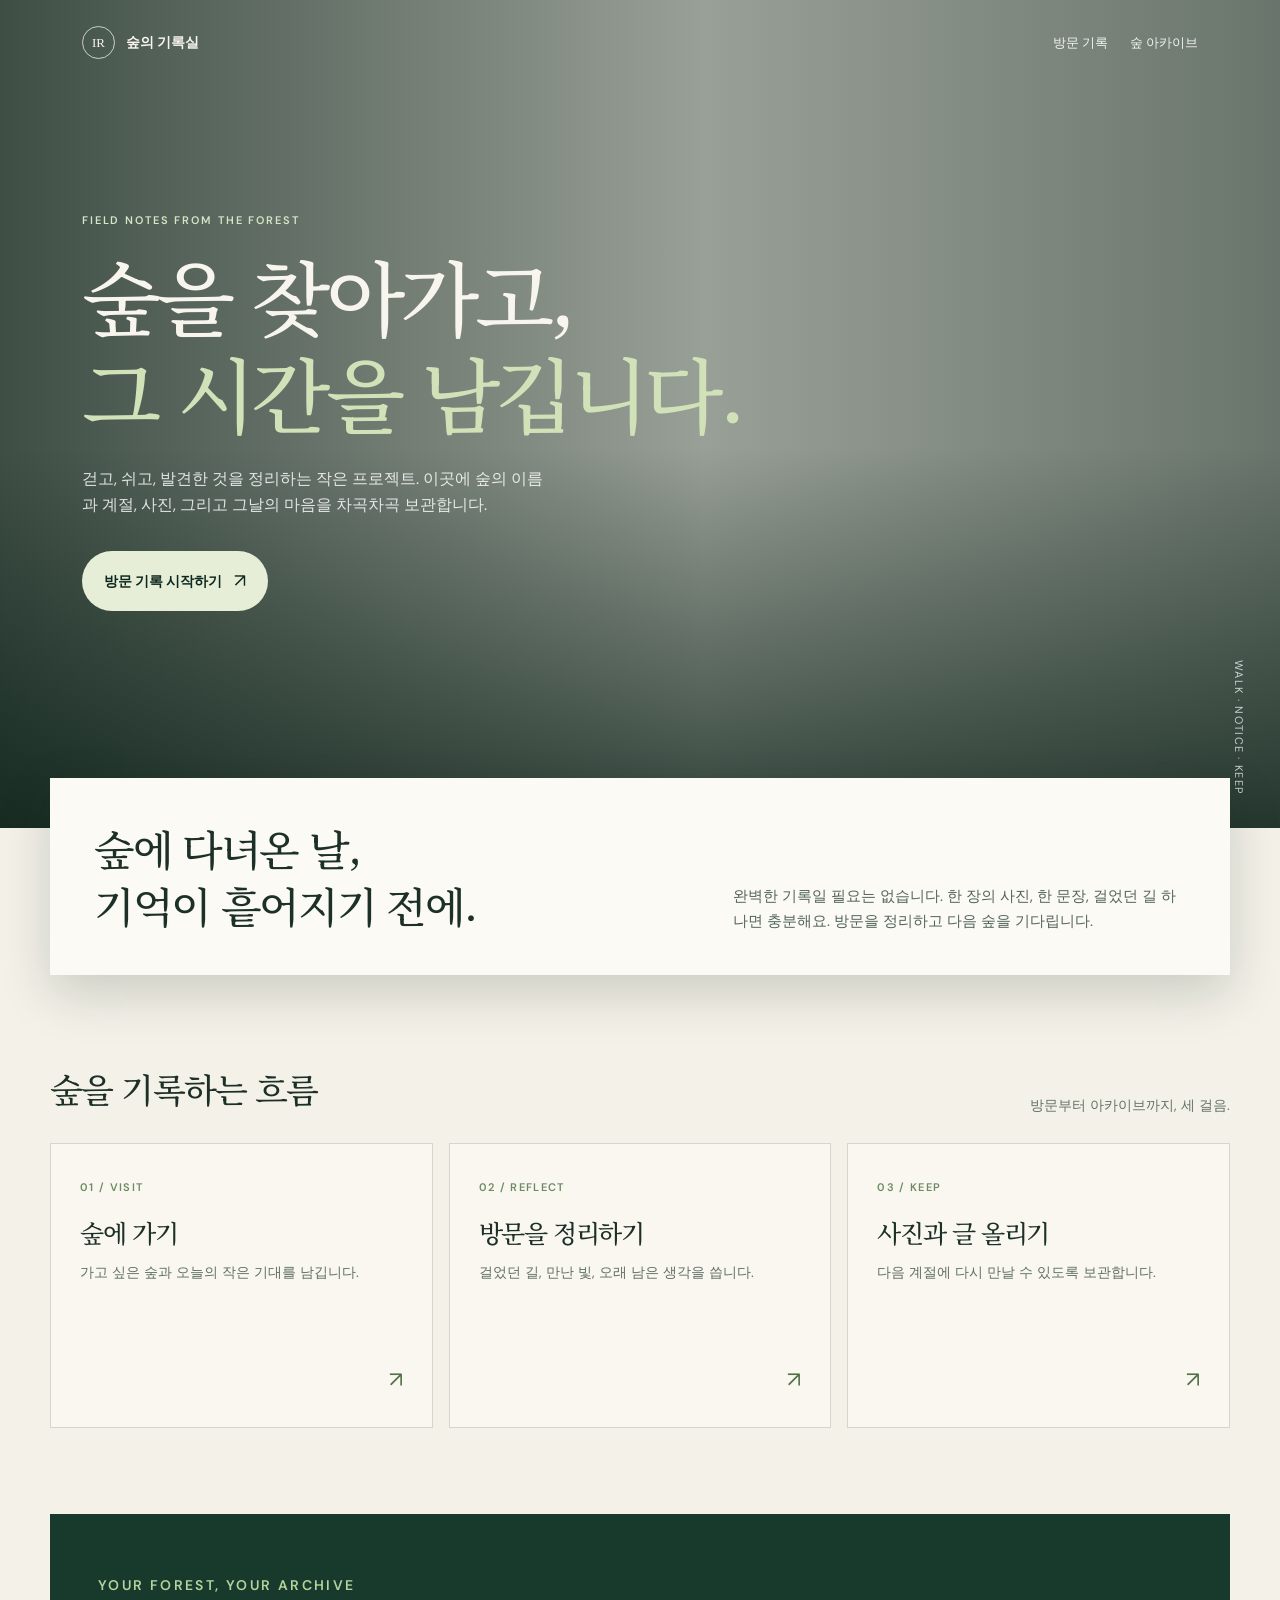
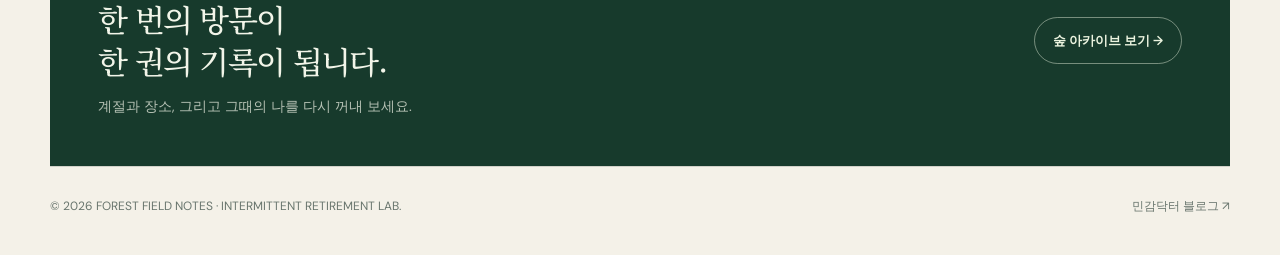
<file: index.html>
<!doctype html>
<html lang="ko">
<head>
  <meta charset="utf-8">
  <meta name="viewport" content="width=device-width, initial-scale=1">
  <meta name="description" content="숲을 방문하고, 정리하고, 오래 남기는 개인 아카이브.">
  <title>숲의 기록실 | 간헐적 은퇴 연구소</title>
  <link rel="preconnect" href="https://fonts.googleapis.com">
  <link rel="preconnect" href="https://fonts.gstatic.com" crossorigin>
  <link href="https://fonts.googleapis.com/css2?family=DM+Sans:wght@400;500;600&family=Noto+Serif+KR:wght@400;500;600&display=swap" rel="stylesheet">
  <style>
    :root { --forest:#173a2c; --deep:#0d281e; --moss:#89a978; --leaf:#c8d7b7; --paper:#f4f1e8; --ink:#1d3028; --line:rgba(29,48,40,.16); }
    * { box-sizing:border-box; }
    html { scroll-behavior:smooth; }
    body { margin:0; background:var(--paper); color:var(--ink); font-family:'DM Sans','Noto Sans KR',sans-serif; line-height:1.65; }
    a { color:inherit; text-decoration:none; }
    .hero { min-height:92vh; color:#f7f5ed; position:relative; isolation:isolate; background:linear-gradient(90deg,rgba(5,27,18,.76) 0%,rgba(5,27,18,.38) 55%,rgba(5,27,18,.58) 100%),url('https://images.unsplash.com/photo-1441974231531-c6227db76b6e?auto=format&fit=crop&w=2400&q=90') center/cover; }
    .hero::after { content:''; position:absolute; inset:0; z-index:-1; background:linear-gradient(0deg,rgba(6,28,19,.7),transparent 46%); }
    header { width:min(1180px,100%); margin:auto; padding:26px 32px; display:flex; align-items:center; justify-content:space-between; }
    .brand { display:flex; align-items:center; gap:11px; font-size:14px; font-weight:600; }
    .mark { display:grid; place-items:center; width:33px; height:33px; border:1px solid rgba(255,255,255,.7); border-radius:50%; font:500 13px Georgia,serif; }
    nav { display:flex; gap:22px; font-size:13px; color:rgba(255,255,255,.9); }
    nav a:hover { color:#fff; text-decoration:underline; }
    .hero-inner { width:min(1180px,100%); margin:auto; padding:clamp(80px,14vh,156px) 32px 100px; }
    .eyebrow { margin:0 0 18px; font-size:11px; font-weight:600; letter-spacing:.17em; color:#d3e6c5; }
    h1,h2,h3 { font-family:'Noto Serif KR',serif; font-weight:500; letter-spacing:-.055em; }
    h1 { max-width:760px; margin:0; font-size:clamp(44px,6.6vw,82px); line-height:1.18; }
    h1 em { font-style:normal; color:#d1e2b9; }
    .hero-copy { max-width:475px; margin:25px 0 33px; color:rgba(255,255,255,.84); font-size:16px; }
    .button { display:inline-flex; align-items:center; gap:12px; padding:14px 22px; border-radius:999px; background:#e6eed8; color:var(--deep); font-size:14px; font-weight:600; transition:.2s ease; }
    .button:hover { transform:translateY(-2px); background:#fff; }
    .button b { font-size:19px; font-weight:400; }
    .trail { position:absolute; right:32px; bottom:34px; color:rgba(255,255,255,.75); font-size:11px; letter-spacing:.12em; writing-mode:vertical-rl; }
    main { width:min(1180px,calc(100% - 40px)); margin:-50px auto 0; position:relative; z-index:2; }
    .welcome { padding:42px 44px; background:#fbfaf5; box-shadow:0 18px 48px rgba(12,37,25,.18); display:grid; grid-template-columns:1.3fr 1fr; gap:50px; align-items:end; }
    .welcome h2 { margin:0; font-size:clamp(28px,3.4vw,42px); line-height:1.35; }
    .welcome p { margin:0; color:#53645b; font-size:15px; }
    .section { padding:86px 0; }
    .section-head { display:flex; align-items:end; justify-content:space-between; gap:24px; margin-bottom:26px; }
    .section-head h2 { margin:0; font-size:34px; }
    .section-head p { margin:0; color:#65736a; font-size:14px; }
    .cards { display:grid; grid-template-columns:repeat(3,1fr); gap:16px; }
    .card { min-height:285px; padding:29px; display:flex; flex-direction:column; justify-content:space-between; border:1px solid var(--line); background:#f9f7ef; transition:.25s ease; }
    .card:hover { background:#e3ecd9; transform:translateY(-4px); box-shadow:0 15px 30px rgba(21,52,38,.1); }
    .step { color:#6c8b62; font-size:11px; font-weight:600; letter-spacing:.12em; }
    .card h3 { margin:12px 0 8px; font-size:25px; }
    .card p { margin:0; color:#617068; font-size:14px; }
    .card .go { align-self:flex-end; color:#537148; font-size:22px; }
    .field-note { background:var(--forest); color:#f2f5e9; padding:48px; display:grid; grid-template-columns:1fr auto; gap:30px; align-items:center; }
    .field-note .eyebrow { color:#b7d29d; }
    .field-note h2 { margin:0; font-size:31px; line-height:1.38; }
    .field-note p { margin:12px 0 0; color:rgba(242,245,233,.72); font-size:14px; }
    .archive { color:#ebf3df; border:1px solid rgba(235,243,223,.45); padding:12px 18px; border-radius:999px; white-space:nowrap; font-size:13px; font-weight:600; }
    .archive:hover { background:#ebf3df; color:var(--deep); }
    footer { width:min(1180px,calc(100% - 40px)); margin:0 auto; padding:30px 0 38px; border-top:1px solid var(--line); display:flex; justify-content:space-between; color:#68756d; font-size:12px; }
    @media (max-width:720px) { header { padding:20px; } nav { gap:13px; } .hero-inner { padding:110px 24px 108px; } .trail { right:20px; } main { width:calc(100% - 28px); margin-top:-28px; } .welcome { padding:30px 25px; grid-template-columns:1fr; gap:18px; } .section { padding:56px 0; } .section-head,.field-note,footer { align-items:flex-start; flex-direction:column; } .cards { grid-template-columns:1fr; } .card { min-height:205px; } .field-note { padding:33px 26px; } }
  </style>
</head>
<body>
  <section class="hero">
    <header>
      <a class="brand" href="index.html"><span class="mark">IR</span><span>숲의 기록실</span></a>
      <nav><a href="record.html?mode=writing">방문 기록</a><a href="gallery.html">숲 아카이브</a></nav>
    </header>
    <div class="hero-inner">
      <p class="eyebrow">FIELD NOTES FROM THE FOREST</p>
      <h1>숲을 찾아가고,<br><em>그 시간을 남깁니다.</em></h1>
      <p class="hero-copy">걷고, 쉬고, 발견한 것을 정리하는 작은 프로젝트. 이곳에 숲의 이름과 계절, 사진, 그리고 그날의 마음을 차곡차곡 보관합니다.</p>
      <a class="button" href="record.html?mode=writing">방문 기록 시작하기 <b>↗</b></a>
    </div>
    <span class="trail">WALK · NOTICE · KEEP</span>
  </section>
  <main>
    <section class="welcome">
      <h2>숲에 다녀온 날,<br>기억이 흩어지기 전에.</h2>
      <p>완벽한 기록일 필요는 없습니다. 한 장의 사진, 한 문장, 걸었던 길 하나면 충분해요. 방문을 정리하고 다음 숲을 기다립니다.</p>
    </section>
    <section class="section">
      <div class="section-head"><h2>숲을 기록하는 흐름</h2><p>방문부터 아카이브까지, 세 걸음.</p></div>
      <div class="cards">
        <a class="card" href="record.html?mode=writing"><div><span class="step">01 / VISIT</span><h3>숲에 가기</h3><p>가고 싶은 숲과 오늘의 작은 기대를 남깁니다.</p></div><span class="go">↗</span></a>
        <a class="card" href="record.html?mode=writing"><div><span class="step">02 / REFLECT</span><h3>방문을 정리하기</h3><p>걸었던 길, 만난 빛, 오래 남은 생각을 씁니다.</p></div><span class="go">↗</span></a>
        <a class="card" href="record.html"><div><span class="step">03 / KEEP</span><h3>사진과 글 올리기</h3><p>다음 계절에 다시 만날 수 있도록 보관합니다.</p></div><span class="go">↗</span></a>
      </div>
    </section>
    <section class="field-note">
      <div><p class="eyebrow">YOUR FOREST, YOUR ARCHIVE</p><h2>한 번의 방문이<br>한 권의 기록이 됩니다.</h2><p>계절과 장소, 그리고 그때의 나를 다시 꺼내 보세요.</p></div>
      <a class="archive" href="gallery.html">숲 아카이브 보기 →</a>
    </section>
  </main>
  <footer><span>© 2026 FOREST FIELD NOTES · INTERMITTENT RETIREMENT LAB.</span><a href="https://blog.naver.com/minawoman" target="_blank" rel="noreferrer">민감닥터 블로그 ↗</a></footer>
</body>
</html>
</file>
